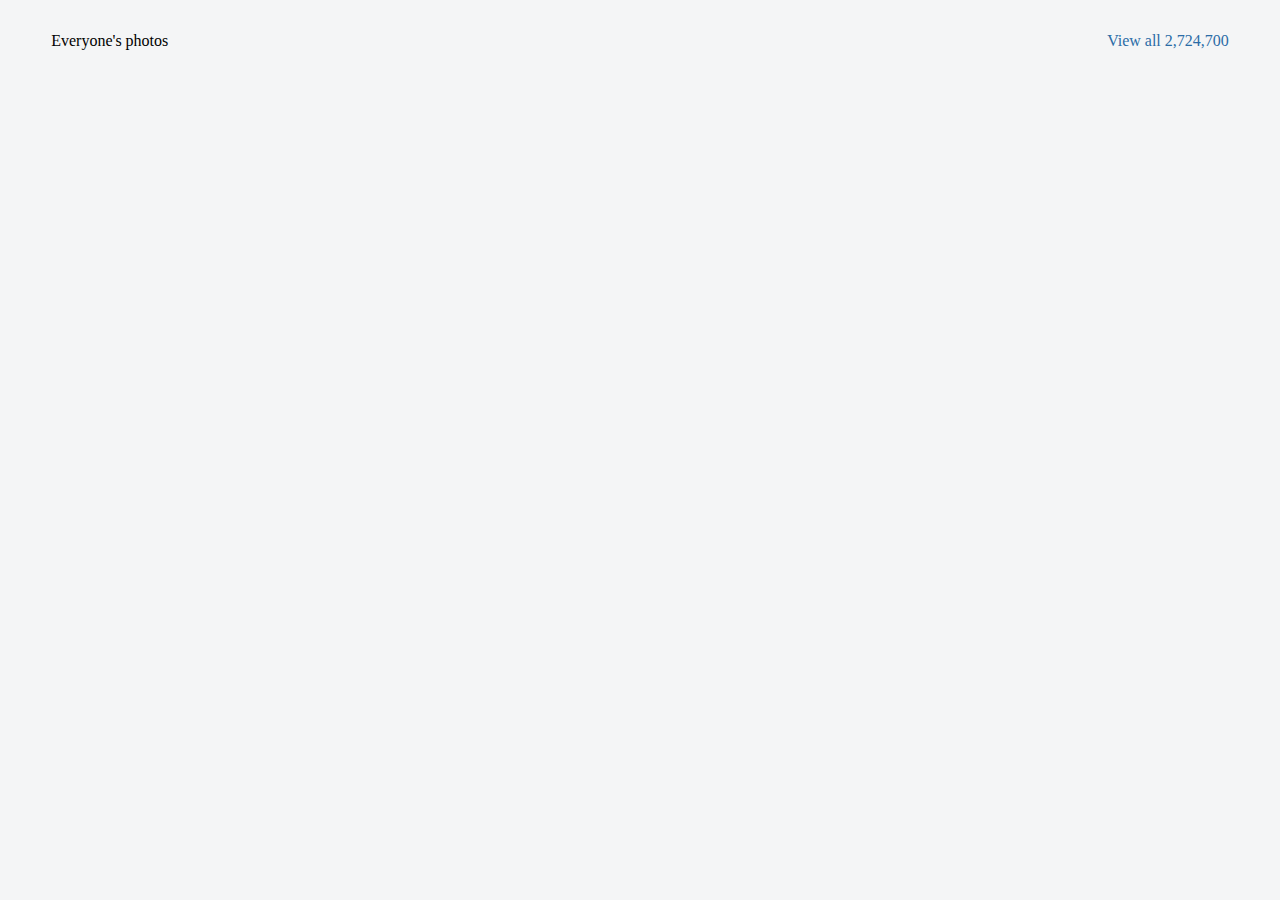
<file: CSS Test/index.html>
<!DOCTYPE html>
<html lang="en">
  <head>
    <meta charset="UTF-8" />
    <meta name="viewport" content="width=device-width, initial-scale=1.0" />
    <link rel="stylesheet" href="assets/css/style.css" />
    <title>CSS Test</title>
  </head>
  <body>
    <main>
      <section class="gallery">
        <div class="gallery__header">
          <p>Everyone's photos</p>
          <a href="">View all 2,724,700</a>
        </div>
        <div id="imageContainer" class="img-wrapper"></div>
      </section>
    </main>
    <script src="assets/js/script.js"></script>
  </body>
</html>
</file>
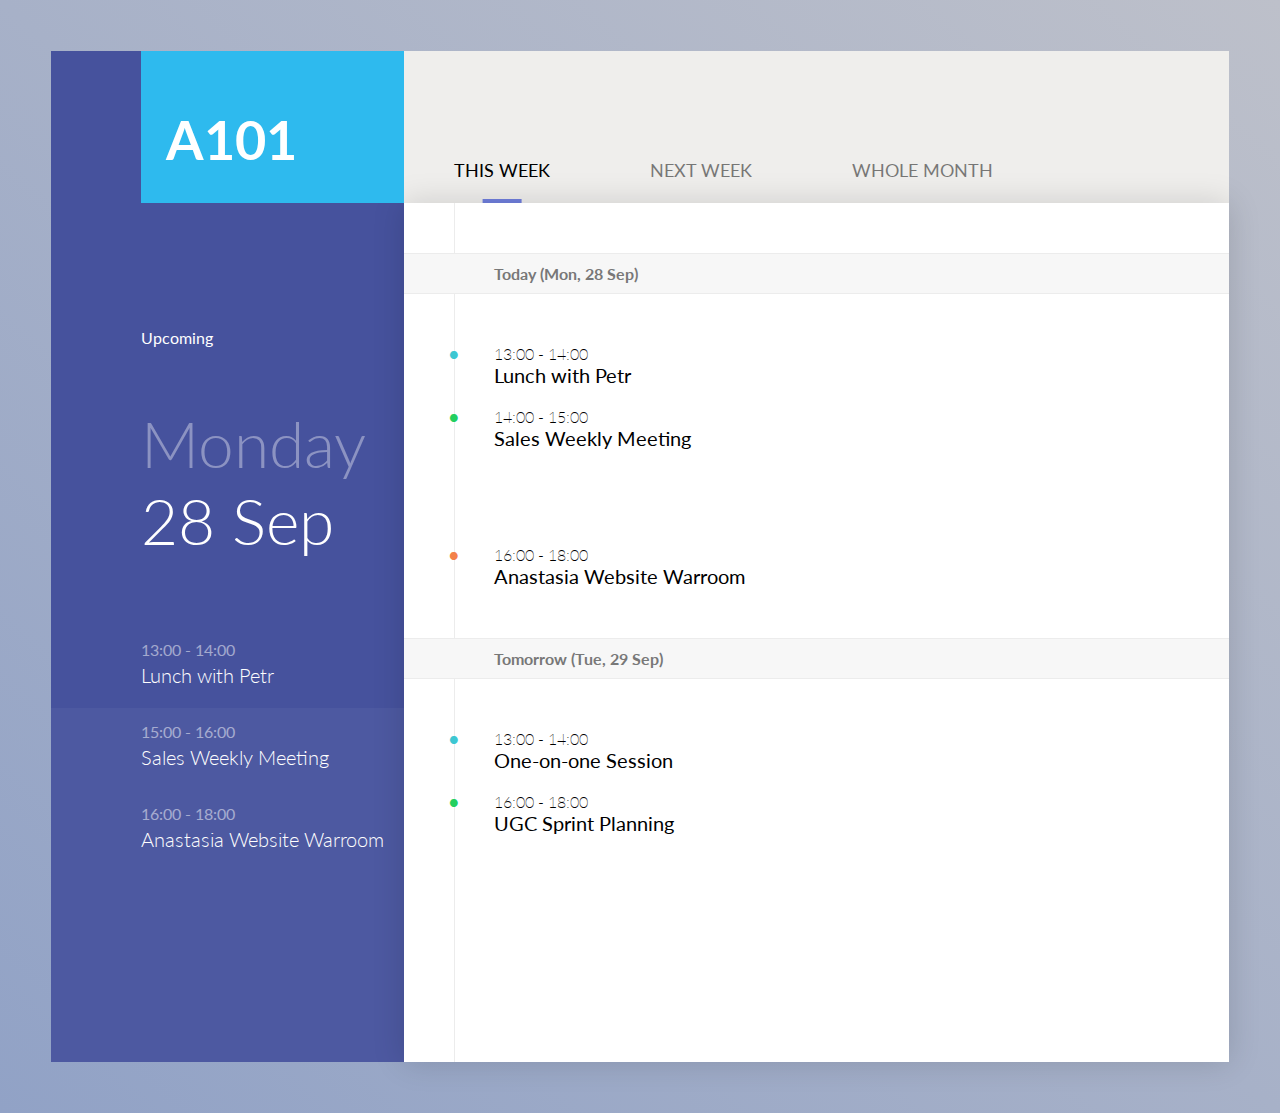
<file: Frontend Test/index.html>
<!DOCTYPE html>
<html lang="en">
  <head>
    <meta charset="UTF-8" />
    <meta name="viewport" content="width=device-width, initial-scale=1.0" />
    <link rel="preconnect" href="https://fonts.googleapis.com" />
    <link rel="preconnect" href="https://fonts.gstatic.com" crossorigin />
    <link
      href="https://fonts.googleapis.com/css2?family=Lato:ital,wght@0,100;0,300;0,400;0,700;0,900;1,100;1,300;1,400;1,700;1,900&display=swap"
      rel="stylesheet"
    />

    <link rel="stylesheet" href="style.css" />
    <title>Venue Booking</title>
  </head>
  <body>
    <div class="container">
      <!-- left side -->
      <div class="left-wrapper">
        <div class="sidebar">
          <div class="room-info">
            <h2>A101</h2>
          </div>
          <div>
            <p class="upcoming">Upcoming</p>
            <div class="date">
              <p>Monday</p>
              <span>28 Sep</span>
            </div>
            <div class="schedule">
              <div>
                <span>13:00 - 14:00</span>
                <p>Lunch with Petr</p>
              </div>
              <div>
                <span>15:00 - 16:00</span>
                <p>Sales Weekly Meeting</p>
              </div>
              <div>
                <span>16:00 - 18:00</span>
                <p>Anastasia Website Warroom</p>
              </div>
            </div>
          </div>
        </div>
        <div class="bg-sidebar"></div>
      </div>
      <!-- right side -->
      <div class="main-content">
        <div class="tabs">
          <div class="tab active">This Week</div>
          <div class="tab">Next Week</div>
          <div class="tab">Whole Month</div>
        </div>
        <div class="time-table">
          <div class="first-blank-div line"></div>
            <div class="day-heading">
              <h4>Today (Mon, 28 Sep)</h4>
            </div>
            
            <ul class="bar">
              <li>
                <div class="schedule-item">
                  <p>13:00 - 14:00</p>
                  <h4>Lunch with Petr</h4>
                </div>
              </li>
              <li>
                <div class="schedule-item">
                  <p>14:00 - 15:00</p>
                  <h4>Sales Weekly Meeting</h4>
                </div>
              </li>
              </li>

              <li>
                <div class="schedule-item">
                  <p>16:00 - 18:00</p>
                  <h4>Anastasia Website Warroom</h4>
                </div>
              </li>
              
            </ul>
            

            <div class="day-heading">
              <h4>Tomorrow (Tue, 29 Sep)</h4>
            </div>
            <div>
              <ul class="bar">
                <li><div class="schedule-item">
                  <p>13:00 - 14:00</p>
                  <h4>One-on-one Session</h4>
                </div></li>
                <li><div class="schedule-item">
              
                  <p>16:00 - 18:00</p>
                  <h4>UGC Sprint Planning</h4>
                </div></li>
              </ul>
            </div>
            
          
        </div>
        </div>
      </div>
    </div>
  </body>
</html>
</file>
<file: CSS Test/assets/css/style.css>
*,
*::before,
*::after {
  margin: 0;
  padding: 0;
  box-sizing: border-box;
}

body {
  background-color: #f4f5f6;
}

.gallery {
  display: flex;
  flex-wrap: wrap;
  justify-content: center;
  padding: 0 4%;
}

.gallery__header {
  display: flex;
  width: 100%;
  margin-top: 2rem;
  margin-bottom: 0.5rem;
  justify-content: space-between;
  align-items: center;
}

.gallery__header a {
  color: #2b6ca6;
  text-decoration: none;
}

.gallery__header a:hover {
  color: blue;
  text-decoration: underline;
}

.img-wrapper {
  display: flex;
  flex-wrap: wrap;
  gap: 4px;
  align-items: flex-start;
  justify-content: center;
}

.img-wrapper img {
  cursor: pointer;
  width: auto;
  height: 150px;
  object-fit: cover;
  flex-grow: 1;
}
</file>
<file: Frontend Test/style.css>
@import url('https://fonts.googleapis.com/css2?family=Lato:ital,wght@0,100;0,300;0,400;0,700;0,900;1,100;1,300;1,400;1,700;1,900&display=swap');

html {
  font-size: 62.5%;
}

*,
*::before,
*::after {
  margin: 0;
  padding: 0;
  box-sizing: border-box;
}

body {
  font-family: 'Lato', sans-serif;
  background: linear-gradient(to top right, #91a2c6, #bdc0ca) no-repeat;

  display: flex;
  justify-content: center;
  align-items: center;
  padding: 4%;
  font-size: 1.6em;
}

.container {
  display: grid;
  grid-template-columns: 30% 1fr;
  width: 100%;
  height: 100%;
}

@media (max-width: 768px) {
  .container {
    grid-template-columns: 1fr;
  }
}

.left-wrapper {
  background-color: #46529d;
  display: flex;
  flex-direction: column;
  position: relative;
}

/* Sidebar */
.sidebar {
  color: white;
  width: 100%;
  height: 100%;
  display: grid;
  grid-template-rows: 15% 1fr;
  padding-left: 9rem;
  z-index: 2;
}

.room-info {
  background-color: #2ebaee;
  width: 100%;
  padding: 56px 48px 0 25px;
}

.room-info h2 {
  font-size: 5.4rem;
}

.schedule {
  display: flex;
  flex-direction: column;
}

.schedule div {
  padding-top: 1vmax;
  height: 8.2rem;
}

.upcoming {
  margin-top: 12.5rem;
}

.date {
  margin-top: 5.8rem;
}

.date p {
  color: #d1d3e7;
  font-size: 6.4rem;
  font-weight: 300;
  opacity: 50%;
}

.date span {
  color: #fff;
  font-size: 6.4rem;
  font-weight: 300;
}

.schedule {
  margin-top: 68px;
  margin-bottom: 220px;
}

.schedule span {
  font-size: 1.6rem;
  opacity: 50%;
  font-weight: 400;
}

.schedule p {
  font-size: 2rem;
  font-weight: 300;
  margin-top: 4px;
}

.bg-sidebar {
  flex-grow: 1;
  margin-top: auto;
  background-color: #4d59a1;
  width: 100%;
  height: 35%;
  position: absolute;
  bottom: 0;
  left: 0;
  z-index: 0;
}

.main-content {
  background-color: #fff;
  display: grid;
  grid-template-rows: 15% 1fr;
  min-height: 100vh;
}

.tabs {
  background-color: #efeeec;
  display: flex;
  padding: 0;
  text-transform: uppercase;
  line-height: 2.5;
  font-size: 1.8rem;
}

.tab {
  display: flex;
  place-items: end;
  height: 100%;
  padding: 1rem 5rem;
  cursor: pointer;
  color: #000;
  opacity: 50%;
}

.active {
  opacity: 100%;
  position: relative;
}

.active::after {
  content: '';
  display: flex;
  justify-content: center;
  align-items: center;
  transform: translateX(50%);
  bottom: 0;
  right: 50%;
  position: absolute;
  width: 20%;
  height: 4px;
  background-color: #707fdd;
  text-shadow: 0 0 10px rgba(112, 127, 221, 0.75);
}

.time-table {
  box-shadow: 0 0 30px rgba(0, 0, 0, 0.15);
  position: relative;
}

.line {
  margin-left: 5rem;
  position: absolute;
  height: 100%;
  z-index: 1;
  border-left: 1px solid #ececec;
}

.day {
  height: 100%;
}

.schedule-item {
  padding-left: 2rem;
}

.schedule-item p {
  font-size: 1.6rem;
  font-weight: 200;
}

.schedule-item h4 {
  font-size: 2rem;
  font-weight: 400;
}

.day-heading {
  position: relative;
  margin-top: 50px;
  background-color: #f7f7f7;
  padding: 1rem 9rem;
  z-index: 9999 !important;
  color: #787878;
  border-top: 1px solid #ececec;
  border-bottom: 1px solid #ececec;
}

.bar {
  list-style: none;
  padding-left: 7rem;
  overflow: hidden;
}

.bar > * + * {
  margin-top: 1rem;
}

.bar > li::before {
  content: '\25CF';
  position: absolute;
  left: 0;
  margin-left: 4.5rem;
  z-index: 9999;
}

.bar > li:nth-child(1) {
  margin-top: 50px;
  margin-bottom: 20px;
}

.bar > li:nth-child(3) {
  margin-top: 95px;
}

.bar > li:nth-child(1)::before {
  color: #3dc7d2;
}

.bar > li:nth-child(2)::before {
  color: #23cf5f;
}

.bar > li:nth-child(3)::before {
  color: #f3814a;
}

.bar > li:nth-child(4)::before {
  color: #3dc7d2;
}

.bar > li:nth-child(5)::before {
  color: #23cf5f;
}

@media (max-width: 1024px) {
  body {
    padding: 2%;
  }
  .sidebar {
    padding-left: 3rem;
  }
}

@media (max-width: 768px) {
  body {
    padding: 0;
  }
  .tabs {
    font-size: 1.4rem;
    text-wrap: nowrap;
    line-height: 1.5;
  }
  .tab {
    padding: 1rem 2.5rem;
  }
}
</file>
